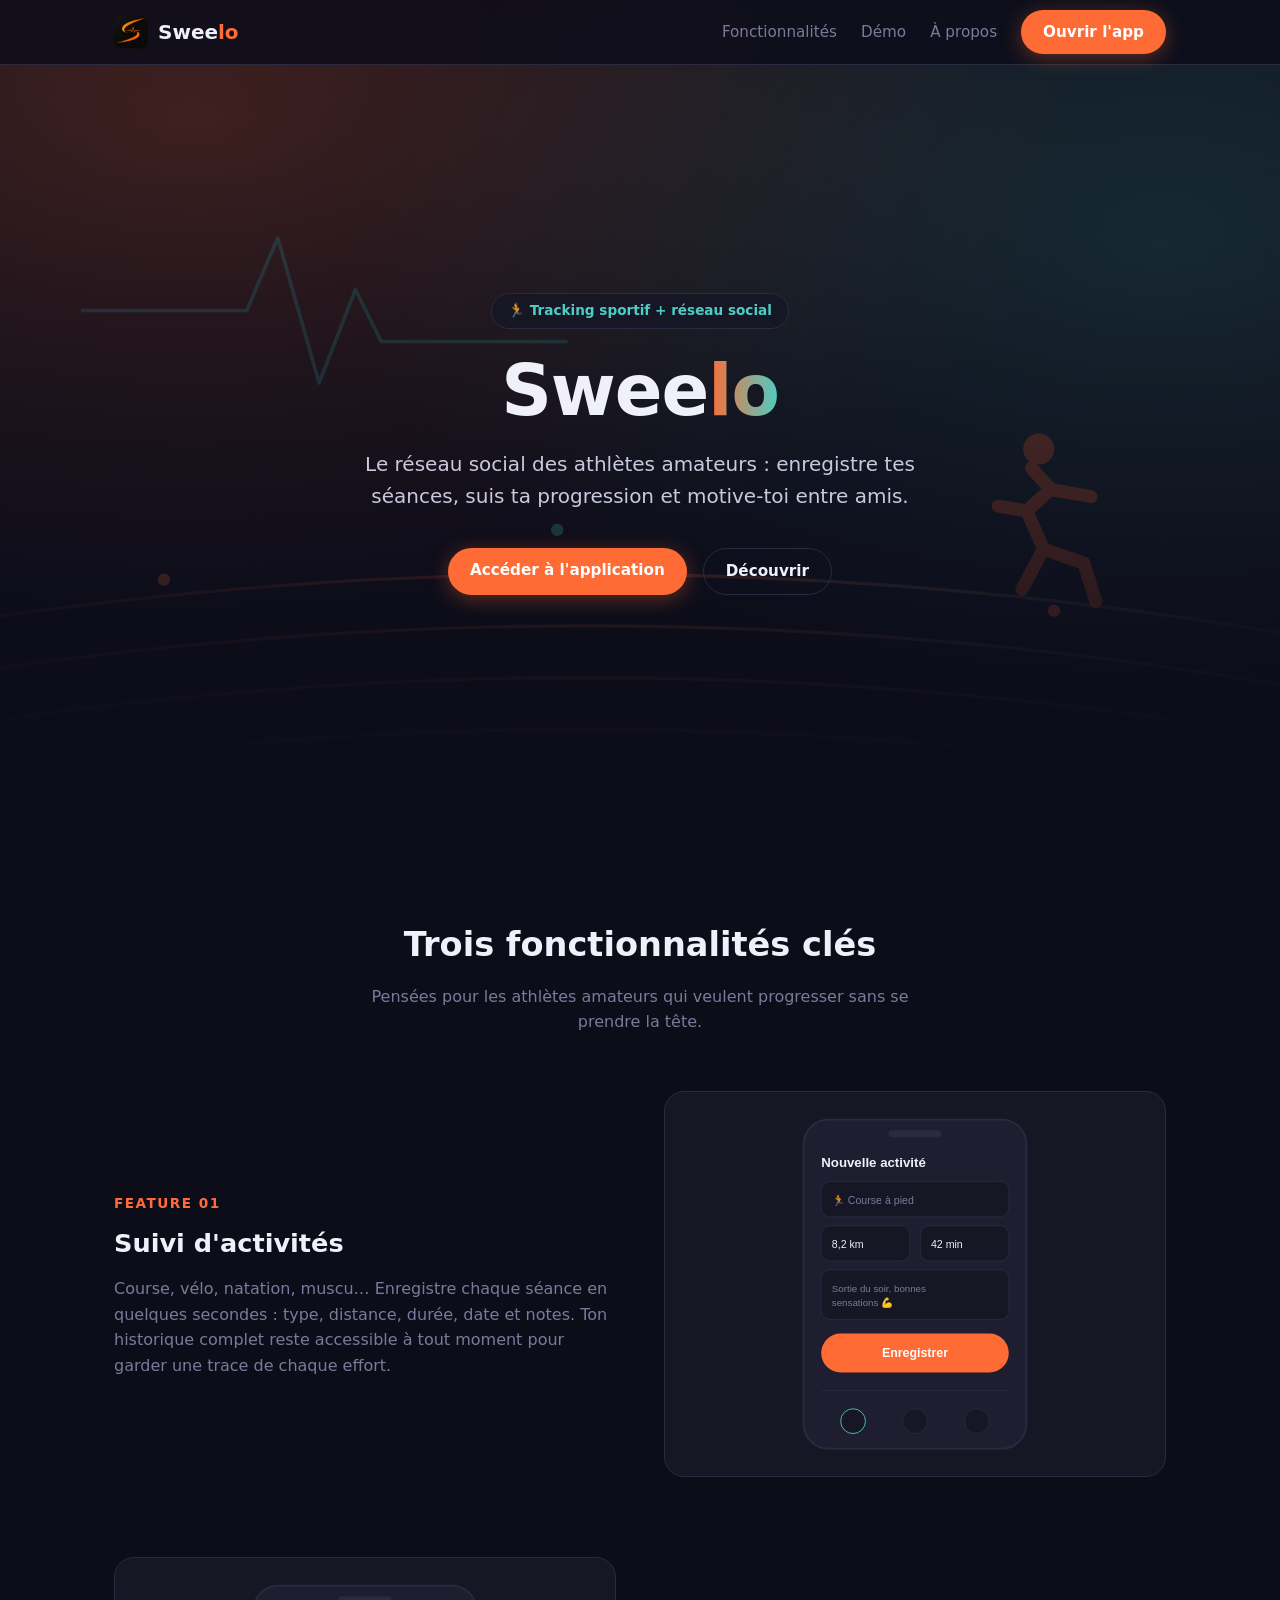
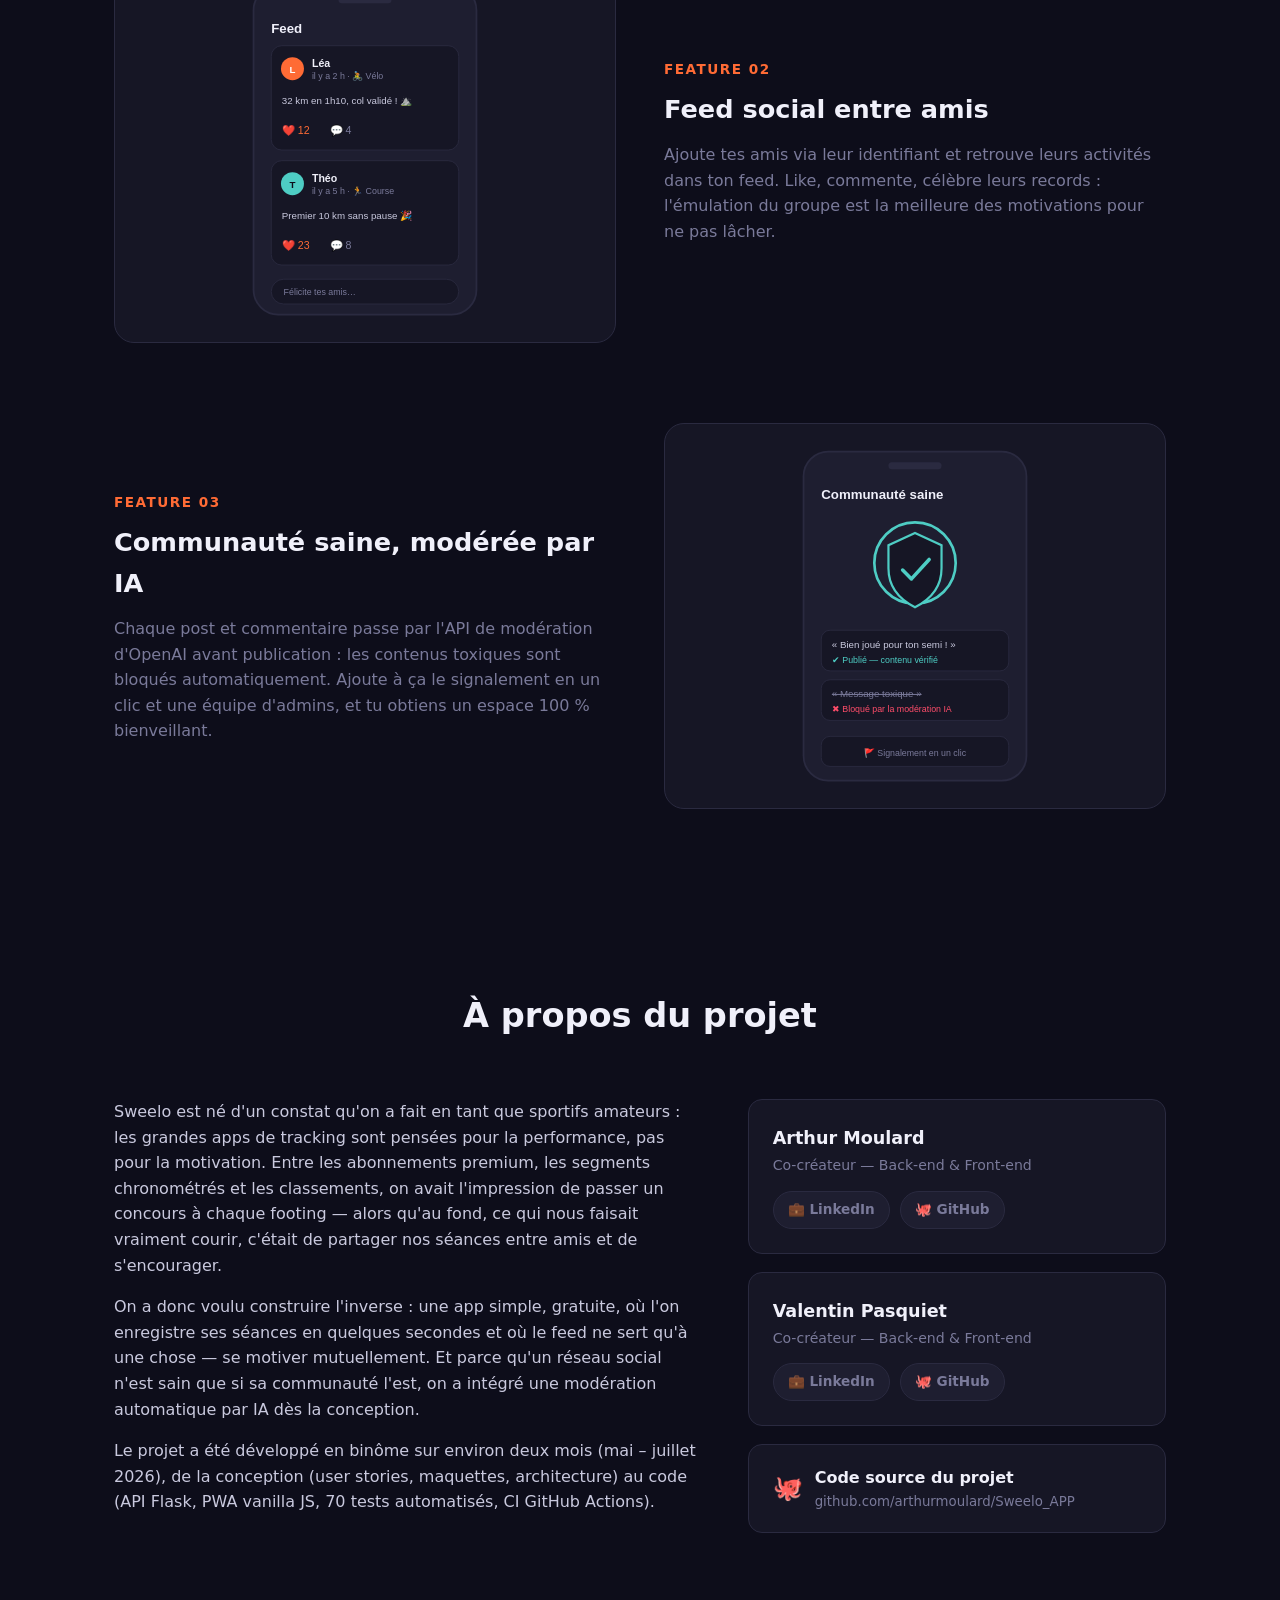
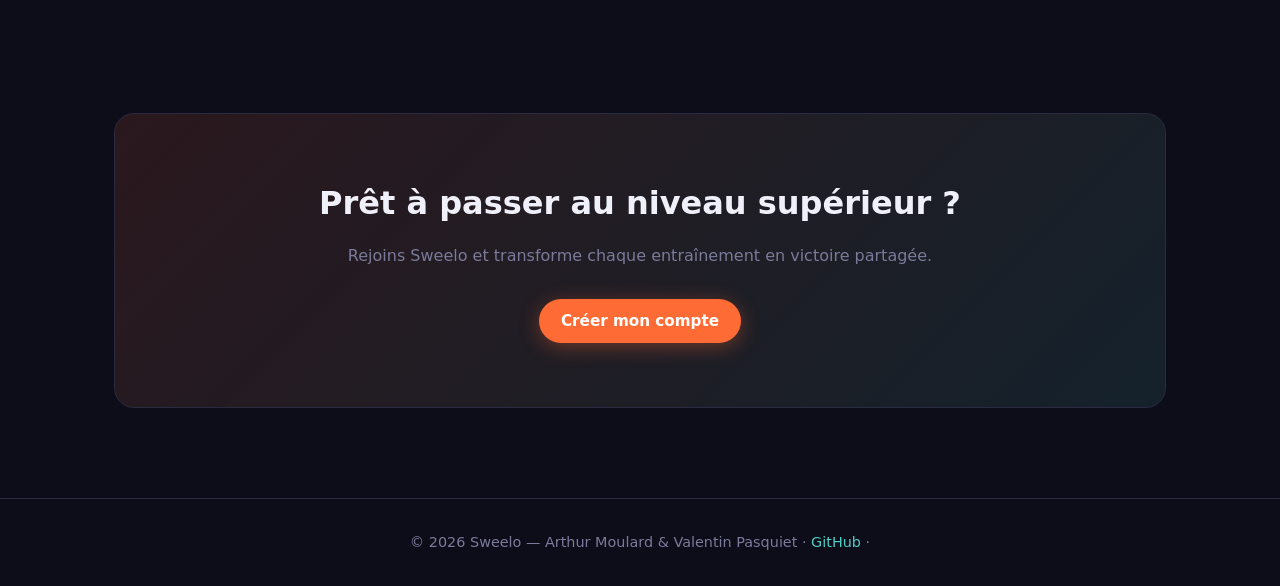
<file: landing.html>
<!DOCTYPE html>
<html lang="fr">
<head>
<meta charset="UTF-8" />
<meta name="viewport" content="width=device-width, initial-scale=1.0" />
<title>Sweelo — Le réseau social des athlètes amateurs</title>
<meta name="description" content="Sweelo : enregistre tes activités sportives, suis ta progression et motive-toi avec tes amis. Portfolio Project — Holberton School." />
<meta name="theme-color" content="#0d0d1a" />
<style>
  :root {
    --bg:        #0d0d1a;
    --surface:   #161625;
    --surface2:  #1e1e30;
    --border:    #2a2a40;
    --primary:   #ff6b35;
    --primary-h: #e85520;
    --accent:    #4ecdc4;
    --text:      #f0f0fa;
    --muted:     #7a7a9a;
    --radius:    14px;
  }
  * { margin: 0; padding: 0; box-sizing: border-box; }
  html { scroll-behavior: smooth; }
  body {
    background: var(--bg);
    color: var(--text);
    font-family: 'Segoe UI', system-ui, -apple-system, sans-serif;
    line-height: 1.6;
    overflow-x: hidden;
  }
  a { color: inherit; text-decoration: none; }
  .container { max-width: 1100px; margin: 0 auto; padding: 0 24px; }

  /* ---------- Nav ---------- */
  nav {
    position: fixed; top: 0; left: 0; right: 0; z-index: 100;
    background: rgba(13, 13, 26, 0.85);
    backdrop-filter: blur(12px);
    border-bottom: 1px solid var(--border);
  }
  .nav-inner {
    display: flex; align-items: center; justify-content: space-between;
    height: 64px;
  }
  .logo { display: flex; align-items: center; gap: 10px; font-weight: 700; font-size: 1.25rem; }
  .logo img { height: 34px; width: 34px; border-radius: 8px; object-fit: cover; }
  .logo span em { color: var(--primary); font-style: normal; }
  .nav-links { display: flex; gap: 24px; align-items: center; }
  .nav-links a { color: var(--muted); font-size: 0.95rem; transition: color 0.2s; }
  .nav-links a:hover { color: var(--text); }
  .btn {
    display: inline-block; padding: 10px 22px; border-radius: 999px;
    font-weight: 600; font-size: 0.95rem; cursor: pointer;
    transition: transform 0.2s, background 0.2s, box-shadow 0.2s;
    border: none;
  }
  .btn-primary {
    background: var(--primary); color: #fff !important;
    box-shadow: 0 4px 20px rgba(255, 107, 53, 0.35);
  }
  .btn-primary:hover { background: var(--primary-h); transform: translateY(-2px); }
  .btn-ghost { border: 1px solid var(--border); color: var(--text); background: transparent; }
  .btn-ghost:hover { border-color: var(--accent); color: var(--accent); }

  /* ---------- Hero / Cover ---------- */
  header {
    position: relative;
    min-height: 92vh;
    display: flex; align-items: center;
    padding: 120px 0 60px;
    text-align: center;
    overflow: hidden;
  }
  .cover-img {
    position: absolute; inset: 0; width: 100%; height: 100%;
    object-fit: cover; z-index: -1;
  }
  .hero-overlay {
    position: absolute; inset: 0; z-index: -1;
    background: linear-gradient(180deg, rgba(13,13,26,0.55) 0%, rgba(13,13,26,0.75) 60%, var(--bg) 100%);
  }
  .badge {
    display: inline-block; padding: 6px 16px; border-radius: 999px;
    border: 1px solid var(--border); background: rgba(22,22,37,0.8);
    color: var(--accent); font-size: 0.85rem; font-weight: 600;
    margin-bottom: 24px;
  }
  h1 {
    font-size: clamp(2.6rem, 7vw, 4.4rem);
    line-height: 1.1; font-weight: 800; letter-spacing: -1px;
    margin-bottom: 18px;
  }
  h1 .grad {
    background: linear-gradient(90deg, var(--primary), var(--accent));
    -webkit-background-clip: text; background-clip: text; color: transparent;
  }
  .sub {
    color: #c9c9de; font-size: 1.25rem; max-width: 640px; margin: 0 auto 36px;
  }
  .hero-ctas { display: flex; gap: 16px; justify-content: center; flex-wrap: wrap; }

  /* ---------- Sections ---------- */
  section { padding: 90px 0; }
  .section-title { text-align: center; margin-bottom: 56px; }
  .section-title h2 { font-size: 2.1rem; font-weight: 800; margin-bottom: 12px; }
  .section-title p { color: var(--muted); max-width: 560px; margin: 0 auto; }

  /* ---------- Features ---------- */
  .feature {
    display: grid; grid-template-columns: 1fr 1fr; gap: 48px;
    align-items: center; margin-bottom: 80px;
  }
  .feature:last-child { margin-bottom: 0; }
  .feature:nth-child(even) .feature-visual { order: 2; }
  .feature-visual {
    background: var(--surface); border: 1px solid var(--border);
    border-radius: 20px; padding: 24px;
    display: flex; justify-content: center;
    transition: transform 0.25s, border-color 0.25s;
  }
  .feature-visual:hover { transform: translateY(-5px); border-color: var(--primary); }
  .feature-visual svg { max-width: 100%; height: auto; }
  .feature-text .kicker {
    color: var(--primary); font-weight: 700; font-size: 0.85rem;
    text-transform: uppercase; letter-spacing: 1.5px;
  }
  .feature-text h3 { font-size: 1.6rem; margin: 8px 0 12px; }
  .feature-text p { color: var(--muted); }

  /* ---------- Demo ---------- */
  #demo { background: var(--surface); border-top: 1px solid var(--border); border-bottom: 1px solid var(--border); }
  .video-wrap {
    position: relative; max-width: 820px; margin: 0 auto;
    aspect-ratio: 16 / 9; border-radius: 20px; overflow: hidden;
    border: 1px solid var(--border); background: var(--surface2);
  }
  .video-wrap iframe { position: absolute; inset: 0; width: 100%; height: 100%; border: 0; }
  .video-placeholder {
    position: absolute; inset: 0;
    display: flex; flex-direction: column; align-items: center; justify-content: center;
    gap: 14px; color: var(--muted);
  }
  .video-placeholder .play {
    width: 72px; height: 72px; border-radius: 50%;
    background: var(--primary); display: flex; align-items: center; justify-content: center;
    font-size: 1.6rem; color: #fff; box-shadow: 0 4px 24px rgba(255,107,53,0.4);
  }

  /* ---------- About ---------- */
  .about-grid { display: grid; grid-template-columns: 1.4fr 1fr; gap: 48px; align-items: start; }
  .about-story p { color: #c9c9de; margin-bottom: 16px; }
  .about-story .holberton {
    display: inline-block; margin-top: 8px; padding: 10px 18px;
    border: 1px solid var(--border); border-radius: 999px;
    background: var(--surface); color: var(--accent); font-weight: 600; font-size: 0.9rem;
    transition: border-color 0.2s;
  }
  .about-story .holberton:hover { border-color: var(--accent); }
  .team-card {
    background: var(--surface); border: 1px solid var(--border);
    border-radius: var(--radius); padding: 24px; margin-bottom: 18px;
  }
  .team-card h4 { font-size: 1.1rem; margin-bottom: 2px; }
  .team-card .role { color: var(--muted); font-size: 0.88rem; margin-bottom: 14px; }
  .socials { display: flex; gap: 10px; flex-wrap: wrap; }
  .socials a {
    display: inline-flex; align-items: center; gap: 6px;
    padding: 7px 14px; border-radius: 999px;
    border: 1px solid var(--border); background: var(--surface2);
    color: var(--muted); font-size: 0.85rem; font-weight: 600;
    transition: color 0.2s, border-color 0.2s;
  }
  .socials a:hover { color: var(--accent); border-color: var(--accent); }
  .repo-link {
    display: flex; align-items: center; gap: 12px;
    background: var(--surface); border: 1px solid var(--border);
    border-radius: var(--radius); padding: 20px 24px;
    font-weight: 600; transition: border-color 0.2s;
  }
  .repo-link:hover { border-color: var(--primary); }
  .repo-link .gh-icon { font-size: 1.5rem; }
  .repo-link small { display: block; color: var(--muted); font-weight: 400; }

  /* ---------- CTA ---------- */
  .cta-box {
    text-align: center;
    background: linear-gradient(135deg, rgba(255,107,53,0.12), rgba(78,205,196,0.10));
    border: 1px solid var(--border); border-radius: 20px;
    padding: 64px 32px;
  }
  .cta-box h2 { font-size: 2rem; font-weight: 800; margin-bottom: 14px; }
  .cta-box p { color: var(--muted); margin-bottom: 30px; }

  /* ---------- Footer ---------- */
  footer {
    border-top: 1px solid var(--border);
    padding: 32px 0; text-align: center; color: var(--muted); font-size: 0.9rem;
  }
  footer a { color: var(--accent); }

  /* ---------- Reveal ---------- */
  .reveal { opacity: 0; transform: translateY(28px); transition: opacity 0.6s ease, transform 0.6s ease; }
  .reveal.visible { opacity: 1; transform: none; }

  @media (max-width: 820px) {
    .feature, .about-grid { grid-template-columns: 1fr; gap: 28px; }
    .feature:nth-child(even) .feature-visual { order: 0; }
    .nav-links a:not(.btn) { display: none; }
    section { padding: 64px 0; }
  }
</style>
</head>
<body>

<!-- ==================== NAVIGATION ==================== -->
<nav>
  <div class="container nav-inner">
    <a href="#" class="logo">
      <img src="frontend/files/sweelo-logo.png" alt="Logo Sweelo" onerror="this.style.display='none'" />
      <span>Swee<em>lo</em></span>
    </a>
    <div class="nav-links">
      <a href="#fonctionnalites">Fonctionnalités</a>
      <a href="#demo">Démo</a>
      <a href="#apropos">À propos</a>
      <!-- TODO: remplacer par l'URL de l'app déployée quand elle sera en ligne -->
      <a href="frontend/index.html" class="btn btn-primary">Ouvrir l'app</a>
    </div>
  </div>
</nav>

<!-- ==================== INTRO / COVER ==================== -->
<header>
  <!-- Grande image de couverture (SVG intégré : piste d'athlétisme stylisée) -->
  <svg class="cover-img" viewBox="0 0 1440 800" preserveAspectRatio="xMidYMid slice" xmlns="http://www.w3.org/2000/svg" aria-hidden="true">
    <defs>
      <radialGradient id="g1" cx="20%" cy="15%" r="60%">
        <stop offset="0%" stop-color="#ff6b35" stop-opacity="0.5"/>
        <stop offset="100%" stop-color="#ff6b35" stop-opacity="0"/>
      </radialGradient>
      <radialGradient id="g2" cx="85%" cy="30%" r="55%">
        <stop offset="0%" stop-color="#4ecdc4" stop-opacity="0.4"/>
        <stop offset="100%" stop-color="#4ecdc4" stop-opacity="0"/>
      </radialGradient>
      <linearGradient id="track" x1="0" y1="0" x2="1" y2="0">
        <stop offset="0%" stop-color="#ff6b35" stop-opacity="0"/>
        <stop offset="50%" stop-color="#ff6b35" stop-opacity="0.8"/>
        <stop offset="100%" stop-color="#4ecdc4" stop-opacity="0"/>
      </linearGradient>
    </defs>
    <rect width="1440" height="800" fill="#0d0d1a"/>
    <rect width="1440" height="800" fill="url(#g1)"/>
    <rect width="1440" height="800" fill="url(#g2)"/>
    <!-- couloirs de piste -->
    <path d="M-50 620 Q 720 480 1490 640" stroke="url(#track)" stroke-width="3" fill="none"/>
    <path d="M-50 670 Q 720 530 1490 690" stroke="url(#track)" stroke-width="3" fill="none" opacity="0.7"/>
    <path d="M-50 720 Q 720 580 1490 740" stroke="url(#track)" stroke-width="3" fill="none" opacity="0.45"/>
    <path d="M-50 770 Q 720 630 1490 790" stroke="url(#track)" stroke-width="3" fill="none" opacity="0.25"/>
    <!-- tracé de fréquence cardiaque -->
    <path d="M180 300 h160 l30 -70 40 140 35 -90 25 50 h180" stroke="#4ecdc4" stroke-width="3.5" fill="none" opacity="0.5" stroke-linejoin="round"/>
    <!-- coureur stylisé -->
    <g transform="translate(1050,420) scale(1.15)" opacity="0.75">
      <circle cx="48" cy="12" r="13" fill="#ff6b35"/>
      <path d="M42 28 L58 46 L38 64 L14 60 M58 46 L92 52 M38 64 L52 96 L34 130 M52 96 L86 108 L96 140"
            stroke="#ff6b35" stroke-width="11" fill="none" stroke-linecap="round" stroke-linejoin="round"/>
    </g>
    <!-- points parcours -->
    <circle cx="260" cy="560" r="6" fill="#ff6b35" opacity="0.9"/>
    <circle cx="640" cy="512" r="6" fill="#4ecdc4" opacity="0.9"/>
    <circle cx="1120" cy="590" r="6" fill="#ff6b35" opacity="0.9"/>
  </svg>
  <div class="hero-overlay"></div>

  <div class="container">
    <span class="badge">🏃 Tracking sportif + réseau social</span>
    <!-- Nom du projet -->
    <h1>Swee<span class="grad">lo</span></h1>
    <!-- Phrase d'accroche -->
    <p class="sub">Le réseau social des athlètes amateurs : enregistre tes séances, suis ta progression et motive-toi entre amis.</p>
    <div class="hero-ctas">
      <!-- TODO: remplacer par l'URL de l'app déployée quand elle sera en ligne -->
      <a href="frontend/index.html" class="btn btn-primary">Accéder à l'application</a>
      <a href="#fonctionnalites" class="btn btn-ghost">Découvrir</a>
    </div>
  </div>
</header>

<!-- ==================== 3 FEATURES CLÉS ==================== -->
<section id="fonctionnalites">
  <div class="container">
    <div class="section-title reveal">
      <h2>Trois fonctionnalités clés</h2>
      <p>Pensées pour les athlètes amateurs qui veulent progresser sans se prendre la tête.</p>
    </div>

    <!-- Feature 1 : Suivi d'activités -->
    <div class="feature reveal">
      <div class="feature-visual">
        <svg viewBox="0 0 260 380" width="230" xmlns="http://www.w3.org/2000/svg" role="img" aria-label="Maquette : enregistrement d'une activité">
          <rect x="4" y="4" width="252" height="372" rx="28" fill="#1e1e30" stroke="#2a2a40" stroke-width="2"/>
          <rect x="100" y="16" width="60" height="8" rx="4" fill="#2a2a40"/>
          <text x="24" y="58" fill="#f0f0fa" font-size="15" font-weight="bold" font-family="Segoe UI,sans-serif">Nouvelle activité</text>
          <rect x="24" y="74" width="212" height="40" rx="10" fill="#161625" stroke="#2a2a40"/>
          <text x="36" y="99" fill="#7a7a9a" font-size="12" font-family="Segoe UI,sans-serif">🏃 Course à pied</text>
          <rect x="24" y="124" width="100" height="40" rx="10" fill="#161625" stroke="#2a2a40"/>
          <text x="36" y="149" fill="#f0f0fa" font-size="12" font-family="Segoe UI,sans-serif">8,2 km</text>
          <rect x="136" y="124" width="100" height="40" rx="10" fill="#161625" stroke="#2a2a40"/>
          <text x="148" y="149" fill="#f0f0fa" font-size="12" font-family="Segoe UI,sans-serif">42 min</text>
          <rect x="24" y="174" width="212" height="56" rx="10" fill="#161625" stroke="#2a2a40"/>
          <text x="36" y="199" fill="#7a7a9a" font-size="11" font-family="Segoe UI,sans-serif">Sortie du soir, bonnes</text>
          <text x="36" y="215" fill="#7a7a9a" font-size="11" font-family="Segoe UI,sans-serif">sensations 💪</text>
          <rect x="24" y="246" width="212" height="44" rx="22" fill="#ff6b35"/>
          <text x="130" y="273" fill="#fff" font-size="14" font-weight="bold" text-anchor="middle" font-family="Segoe UI,sans-serif">Enregistrer</text>
          <rect x="24" y="310" width="212" height="1" fill="#2a2a40"/>
          <circle cx="60" cy="345" r="14" fill="#161625" stroke="#4ecdc4"/>
          <circle cx="130" cy="345" r="14" fill="#161625" stroke="#2a2a40"/>
          <circle cx="200" cy="345" r="14" fill="#161625" stroke="#2a2a40"/>
        </svg>
      </div>
      <div class="feature-text">
        <span class="kicker">Feature 01</span>
        <h3>Suivi d'activités</h3>
        <p>Course, vélo, natation, muscu… Enregistre chaque séance en quelques secondes : type, distance, durée, date et notes. Ton historique complet reste accessible à tout moment pour garder une trace de chaque effort.</p>
      </div>
    </div>

    <!-- Feature 2 : Feed social -->
    <div class="feature reveal">
      <div class="feature-visual">
        <svg viewBox="0 0 260 380" width="230" xmlns="http://www.w3.org/2000/svg" role="img" aria-label="Maquette : feed social">
          <rect x="4" y="4" width="252" height="372" rx="28" fill="#1e1e30" stroke="#2a2a40" stroke-width="2"/>
          <rect x="100" y="16" width="60" height="8" rx="4" fill="#2a2a40"/>
          <text x="24" y="58" fill="#f0f0fa" font-size="15" font-weight="bold" font-family="Segoe UI,sans-serif">Feed</text>
          <rect x="24" y="72" width="212" height="118" rx="12" fill="#161625" stroke="#2a2a40"/>
          <circle cx="48" cy="98" r="13" fill="#ff6b35"/>
          <text x="48" y="103" fill="#fff" font-size="11" font-weight="bold" text-anchor="middle" font-family="Segoe UI,sans-serif">L</text>
          <text x="70" y="96" fill="#f0f0fa" font-size="12" font-weight="bold" font-family="Segoe UI,sans-serif">Léa</text>
          <text x="70" y="110" fill="#7a7a9a" font-size="10" font-family="Segoe UI,sans-serif">il y a 2 h · 🚴 Vélo</text>
          <text x="36" y="138" fill="#c9c9de" font-size="11" font-family="Segoe UI,sans-serif">32 km en 1h10, col validé ! ⛰️</text>
          <text x="36" y="172" fill="#ff6b35" font-size="12" font-family="Segoe UI,sans-serif">❤️ 12</text>
          <text x="90" y="172" fill="#7a7a9a" font-size="12" font-family="Segoe UI,sans-serif">💬 4</text>
          <rect x="24" y="202" width="212" height="118" rx="12" fill="#161625" stroke="#2a2a40"/>
          <circle cx="48" cy="228" r="13" fill="#4ecdc4"/>
          <text x="48" y="233" fill="#0d0d1a" font-size="11" font-weight="bold" text-anchor="middle" font-family="Segoe UI,sans-serif">T</text>
          <text x="70" y="226" fill="#f0f0fa" font-size="12" font-weight="bold" font-family="Segoe UI,sans-serif">Théo</text>
          <text x="70" y="240" fill="#7a7a9a" font-size="10" font-family="Segoe UI,sans-serif">il y a 5 h · 🏃 Course</text>
          <text x="36" y="268" fill="#c9c9de" font-size="11" font-family="Segoe UI,sans-serif">Premier 10 km sans pause 🎉</text>
          <text x="36" y="302" fill="#ff6b35" font-size="12" font-family="Segoe UI,sans-serif">❤️ 23</text>
          <text x="90" y="302" fill="#7a7a9a" font-size="12" font-family="Segoe UI,sans-serif">💬 8</text>
          <rect x="24" y="336" width="212" height="28" rx="14" fill="#161625" stroke="#2a2a40"/>
          <text x="38" y="354" fill="#7a7a9a" font-size="10" font-family="Segoe UI,sans-serif">Félicite tes amis…</text>
        </svg>
      </div>
      <div class="feature-text">
        <span class="kicker">Feature 02</span>
        <h3>Feed social entre amis</h3>
        <p>Ajoute tes amis via leur identifiant et retrouve leurs activités dans ton feed. Like, commente, célèbre leurs records : l'émulation du groupe est la meilleure des motivations pour ne pas lâcher.</p>
      </div>
    </div>

    <!-- Feature 3 : Communauté modérée -->
    <div class="feature reveal">
      <div class="feature-visual">
        <svg viewBox="0 0 260 380" width="230" xmlns="http://www.w3.org/2000/svg" role="img" aria-label="Maquette : modération par IA">
          <rect x="4" y="4" width="252" height="372" rx="28" fill="#1e1e30" stroke="#2a2a40" stroke-width="2"/>
          <rect x="100" y="16" width="60" height="8" rx="4" fill="#2a2a40"/>
          <text x="24" y="58" fill="#f0f0fa" font-size="15" font-weight="bold" font-family="Segoe UI,sans-serif">Communauté saine</text>
          <circle cx="130" cy="130" r="46" fill="none" stroke="#4ecdc4" stroke-width="3"/>
          <path d="M130 96 l30 14 v26 c0 22 -14 36 -30 44 c-16 -8 -30 -22 -30 -44 v-26 z" fill="#161625" stroke="#4ecdc4" stroke-width="2.5"/>
          <path d="M116 138 l10 10 20 -22" stroke="#4ecdc4" stroke-width="4" fill="none" stroke-linecap="round" stroke-linejoin="round"/>
          <rect x="24" y="206" width="212" height="46" rx="10" fill="#161625" stroke="#2a2a40"/>
          <text x="36" y="226" fill="#c9c9de" font-size="11" font-family="Segoe UI,sans-serif">« Bien joué pour ton semi ! »</text>
          <text x="36" y="243" fill="#4ecdc4" font-size="10" font-family="Segoe UI,sans-serif">✔ Publié — contenu vérifié</text>
          <rect x="24" y="262" width="212" height="46" rx="10" fill="#161625" stroke="#2a2a40"/>
          <text x="36" y="282" fill="#7a7a9a" font-size="11" text-decoration="line-through" font-family="Segoe UI,sans-serif">« Message toxique »</text>
          <text x="36" y="299" fill="#ff4d6a" font-size="10" font-family="Segoe UI,sans-serif">✖ Bloqué par la modération IA</text>
          <rect x="24" y="326" width="212" height="34" rx="10" fill="#161625" stroke="#2a2a40"/>
          <text x="130" y="348" fill="#7a7a9a" font-size="10" text-anchor="middle" font-family="Segoe UI,sans-serif">🚩 Signalement en un clic</text>
        </svg>
      </div>
      <div class="feature-text">
        <span class="kicker">Feature 03</span>
        <h3>Communauté saine, modérée par IA</h3>
        <p>Chaque post et commentaire passe par l'API de modération d'OpenAI avant publication : les contenus toxiques sont bloqués automatiquement. Ajoute à ça le signalement en un clic et une équipe d'admins, et tu obtiens un espace 100 % bienveillant.</p>
      </div>
    </div>
  </div>
</section>


<!-- ==================== À PROPOS ==================== -->
<section id="apropos">
  <div class="container">
    <div class="section-title reveal">
      <h2>À propos du projet</h2>
    </div>
    <div class="about-grid">
      <div class="about-story reveal">
        <!-- TODO: personnalise cette histoire si tu veux — elle doit rester personnelle -->
        <p>Sweelo est né d'un constat qu'on a fait en tant que sportifs amateurs : les grandes apps de tracking sont pensées pour la performance, pas pour la motivation. Entre les abonnements premium, les segments chronométrés et les classements, on avait l'impression de passer un concours à chaque footing — alors qu'au fond, ce qui nous faisait vraiment courir, c'était de partager nos séances entre amis et de s'encourager.</p>
        <p>On a donc voulu construire l'inverse : une app simple, gratuite, où l'on enregistre ses séances en quelques secondes et où le feed ne sert qu'à une chose — se motiver mutuellement. Et parce qu'un réseau social n'est sain que si sa communauté l'est, on a intégré une modération automatique par IA dès la conception.</p>
        <p>Le projet a été développé en binôme sur environ deux mois (mai – juillet 2026), de la conception (user stories, maquettes, architecture) au code (API Flask, PWA vanilla JS, 70 tests automatisés, CI GitHub Actions).</p>
      </div>

      <div class="reveal">
        <!-- Équipe -->
        <div class="team-card">
          <h4>Arthur Moulard</h4>
          <p class="role">Co-créateur — Back-end & Front-end</p>
          <div class="socials">
            <a href="https://www.linkedin.com/in/arthur-moulard-dev/" target="_blank" rel="noopener">💼 LinkedIn</a>
            <a href="https://github.com/arthurmoulard" target="_blank" rel="noopener">🐙 GitHub</a>
          </div>
        </div>
        <div class="team-card">
          <h4>Valentin Pasquiet</h4>
          <p class="role">Co-créateur — Back-end & Front-end</p>
          <div class="socials">
            <a href="https://www.linkedin.com/in/valentin-pasquiet-3b7708399/?skipRedirect=true" target="_blank" rel="noopener">💼 LinkedIn</a>
            <a href="https://github.com/ValPQT" target="_blank" rel="noopener">🐙 GitHub</a>
          </div>
        </div>
        <!-- Dépôt GitHub du projet -->
        <a class="repo-link" href="https://github.com/arthurmoulard/Sweelo_APP" target="_blank" rel="noopener">
          <span class="gh-icon">🐙</span>
          <span>Code source du projet<small>github.com/arthurmoulard/Sweelo_APP</small></span>
        </a>
      </div>
    </div>
  </div>
</section>

<!-- ==================== CTA FINAL ==================== -->
<section>
  <div class="container">
    <div class="cta-box reveal">
      <h2>Prêt à passer au niveau supérieur ?</h2>
      <p>Rejoins Sweelo et transforme chaque entraînement en victoire partagée.</p>
      <!-- TODO: remplacer par l'URL de l'app déployée quand elle sera en ligne -->
      <a href="frontend/index.html" class="btn btn-primary">Créer mon compte</a>
    </div>
  </div>
</section>

<!-- ==================== FOOTER ==================== -->
<footer>
  <div class="container">
    <p>© 2026 Sweelo — Arthur Moulard & Valentin Pasquiet ·
      <a href="https://github.com/arthurmoulard/Sweelo_APP" target="_blank" rel="noopener">GitHub</a> ·
    </p>
  </div>
</footer>

<script>
  // Apparition au scroll
  const observer = new IntersectionObserver((entries) => {
    entries.forEach((e) => {
      if (e.isIntersecting) { e.target.classList.add('visible'); observer.unobserve(e.target); }
    });
  }, { threshold: 0.12 });
  document.querySelectorAll('.reveal').forEach((el) => observer.observe(el));
</script>

</body>
</html>
</file>
